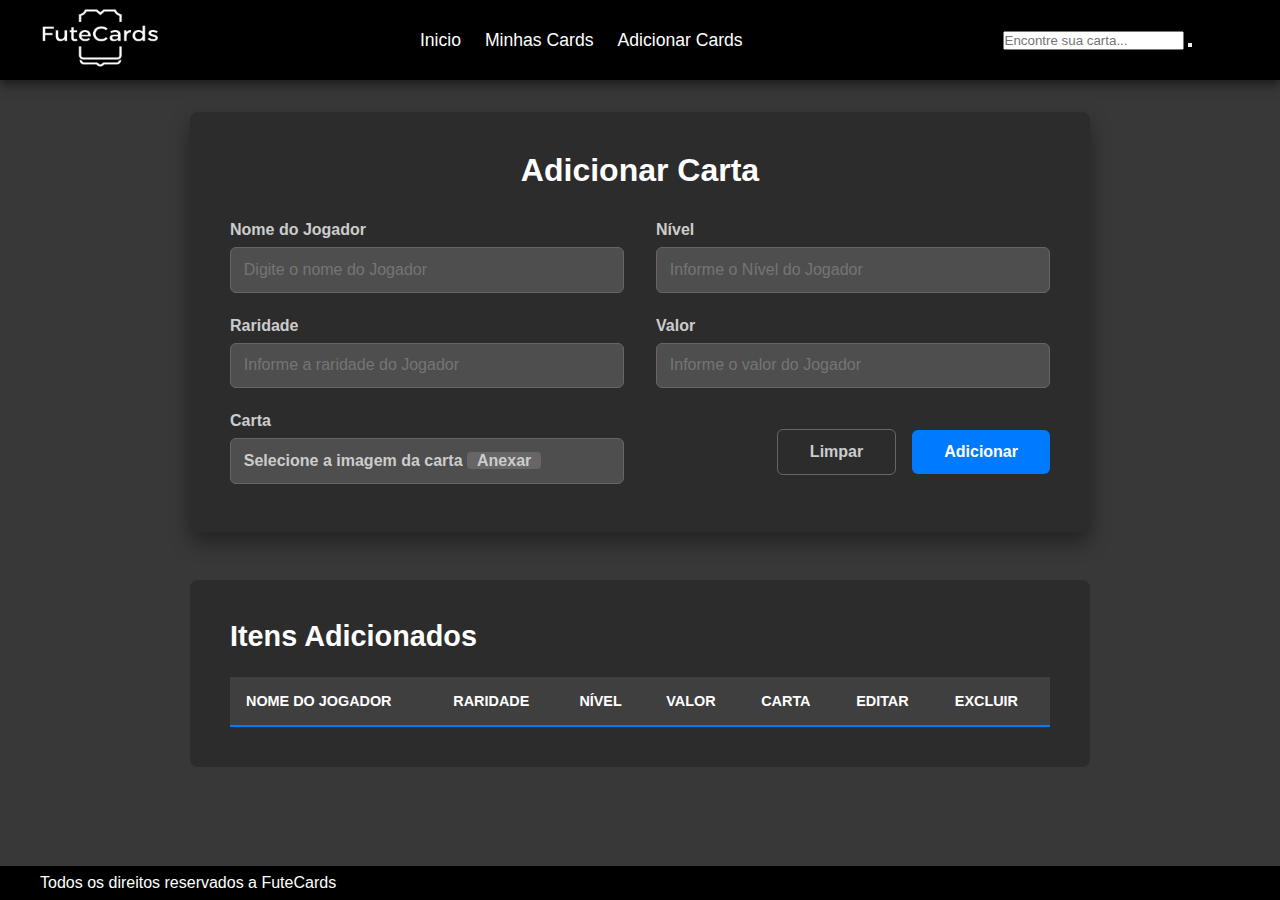
<file: adicionarProduto.html>
<!DOCTYPE html>
<html lang="pt-br">
  <head>
    <meta charset="UTF-8" />
    <meta name="viewport" content="width=device-width, initial-scale=1.0" />
    <link href="styles/adicionarProduto.css" rel="stylesheet" />
    <link
      rel="stylesheet"
      href="https://cdnjs.cloudflare.com/ajax/libs/font-awesome/6.5.2/css/all.min.css"
      integrity="sha512-SnH5WK+bZxgPHs44uWIX+LLJAJ9/2PkPKZ5QiAj6Ta86w+fsb2TkcmfRyVX3pBnMFcV7oQPJkl9QevSCWr3W6A=="
      crossorigin="anonymous"
      referrerpolicy="no-referrer"
    />
    <title>Adicionar Carta</title>
  </head>
  <body>
    <header>
    <div class="navbar">
        <div class="header-inner-content">
            <a href="index.html"><img src="images/design/logoPretoBrancoSemFundo.png" width="120" height="60" alt="Logo"></a>
            <nav>
                <ul>
                    <li><a href="index.html">Inicio</a></li>
                    <li><a href="minhasCartas.html">Minhas Cards</a></li>
                    <li><a href="adicionarProduto.html">Adicionar Cards</a></li>
                </ul>
            </nav>
            <div class="nav-icon-container">
                <div class="search-box">
                    <input type="text" class="search-text" placeholder="Encontre sua carta...">
                    <button class="search-button">
                        <i class="fa-solid fa-magnifying-glass"></i>
                    </button>
                </div>
                <a href="meuCarrinho.html"> <i class="fa-solid fa-cart-shopping"></i></a>
                <a href="login.html"> <i class="fa-regular fa-circle-user"></i></a>
            </div>
        </div>
    </div>
</header>

    <main>
      <div class="add-product-container">
        <h1>Adicionar Carta</h1>

        <form class="add-product-form">
          <div class="form-field">
            <label for="player-name">Nome do Jogador</label>
            <input type="text" id="player-name" placeholder="Digite o nome do Jogador" />
          </div>

          <div class="form-field">
            <label for="player-level">Nível</label>
            <input type="text" id="player-level" placeholder="Informe o Nível do Jogador" />
          </div>

          <div class="form-field">
            <label for="player-rarity">Raridade</label>
            <input type="text" id="player-rarity" placeholder="Informe a raridade do Jogador"/>
          </div>

          <div class="form-field">
            <label for="player-value">Valor</label>
            <input type="text" id="player-value" placeholder="Informe o valor do Jogador" />
          </div>

          <div class="form-field">
            <label for="player-card">Carta</label>
            <label for="upload-anexo" class="upload-label">
            <span class="upload-text">Selecione a imagem da carta</span>
              <input type="file" id="upload-anexo" />
            </label>
          </div>

          <div class="form-buttons">
            <button type="button" class="btn btn-secondary">Limpar</button>
            <button id="criarItem" type="submit" class="btn btn-primary">Adicionar</button>
          </div>
        </form>
      </div>

</form> 
<div class="items-list-container">
    <h2 class="list-title">Itens Adicionados</h2>
    <table class="items-table">
        <thead>
            <tr>
                <th>Nome do Jogador</th>
                <th>Raridade</th>
                <th>Nível</th>
                <th>Valor</th>
                <th>Carta</th>
                <th>Editar</th>
                <th>Excluir</th>
            </tr>
        </thead>
        <tbody>
          
        </tbody>
    </table>
</div>

</div>

</main>

    <footer>
      <div class="footer-inner-content">
        <span>Todos os direitos reservados a FuteCards</span>
        <div class="social-links">
          <i class="fa-brands fa-instagram"></i>
          <i class="fa-brands fa-facebook"></i>
          <i class="fa-brands fa-x-twitter"></i>
        </div>
      </div>
    </footer>
  </body>
</html>
</file>
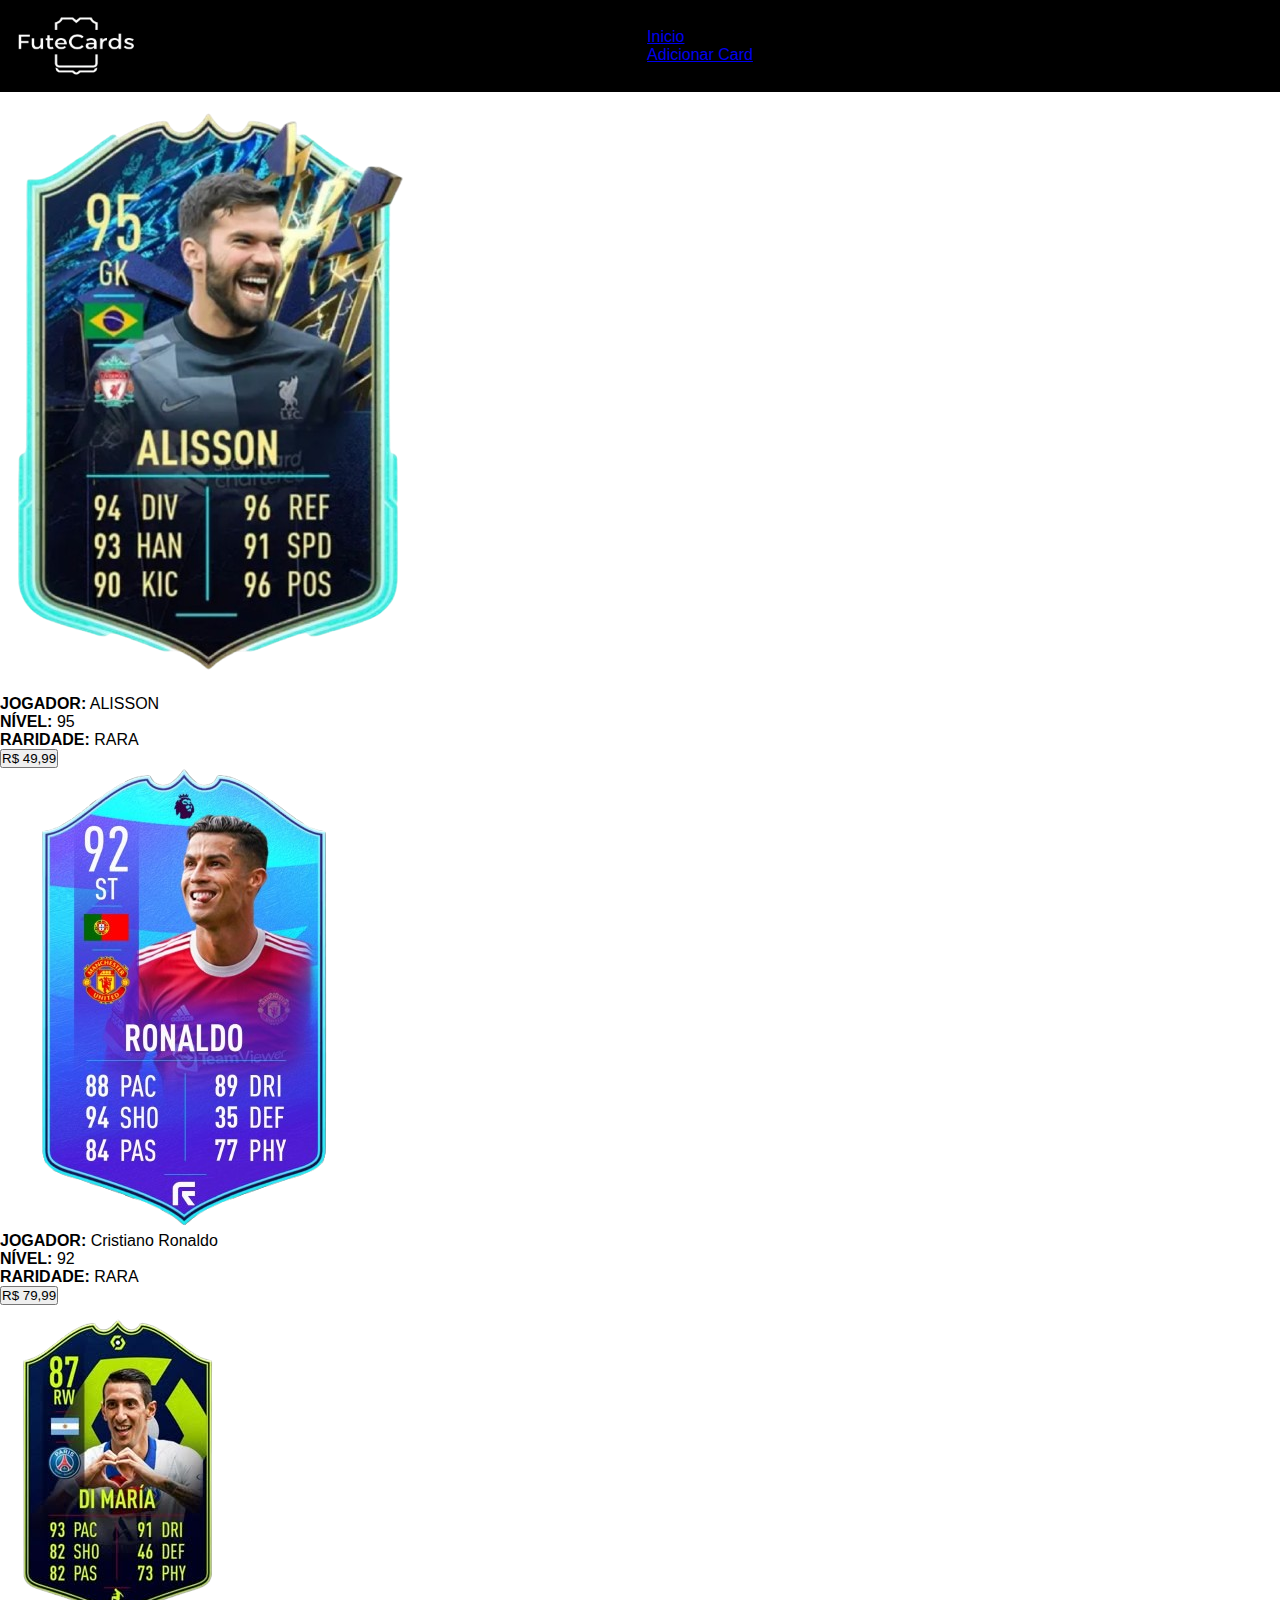
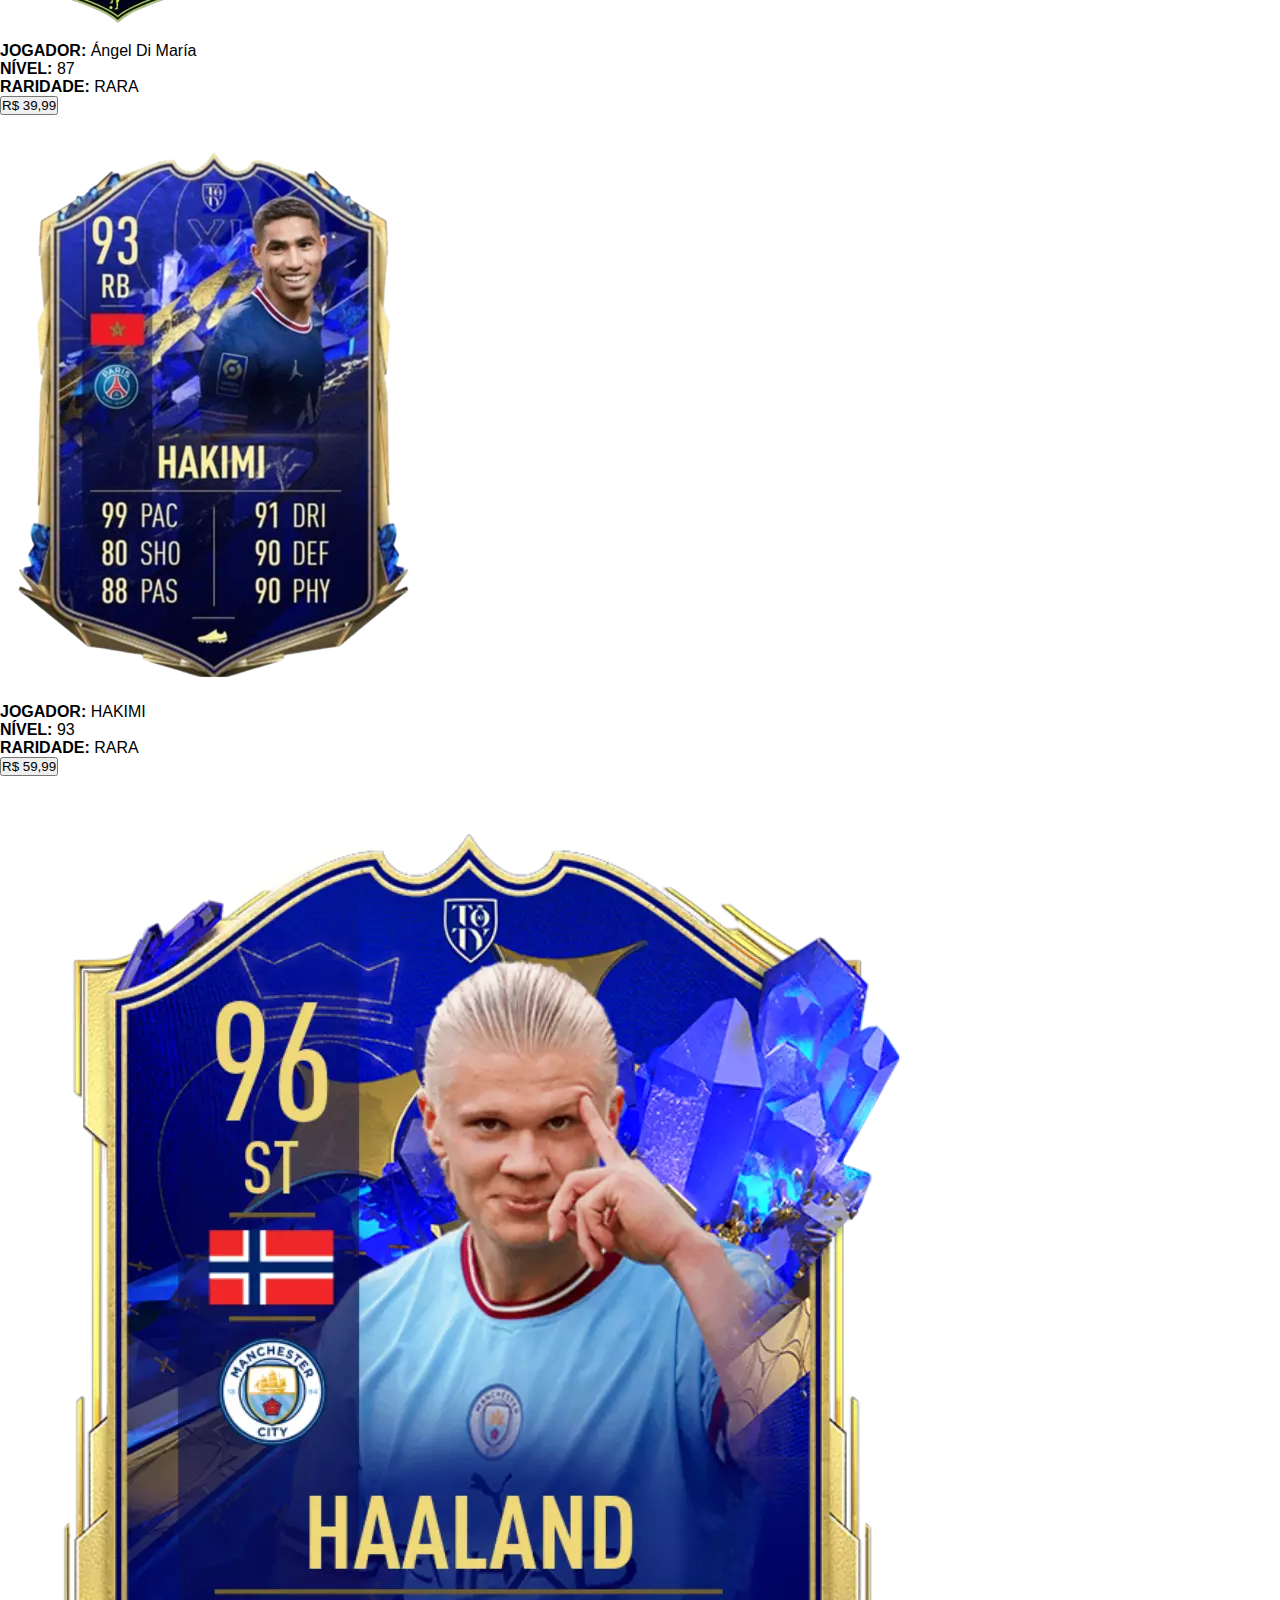
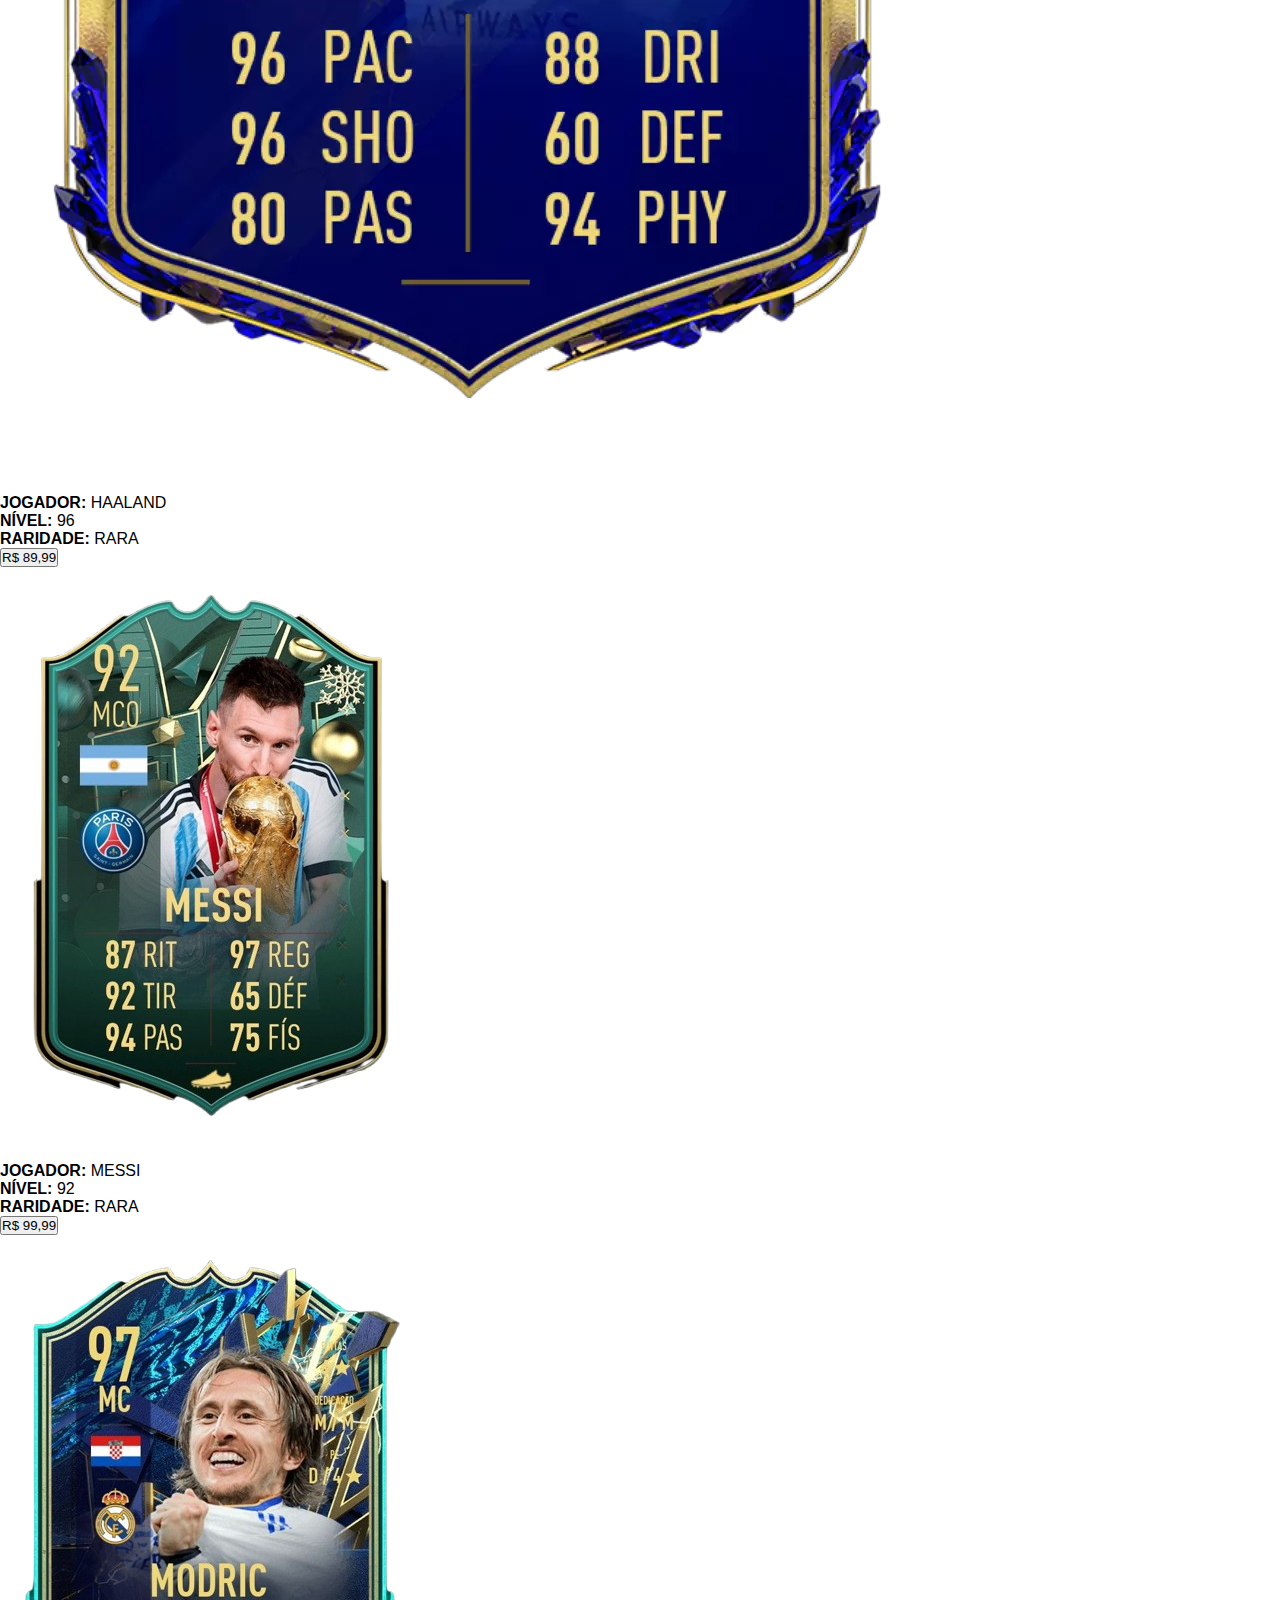
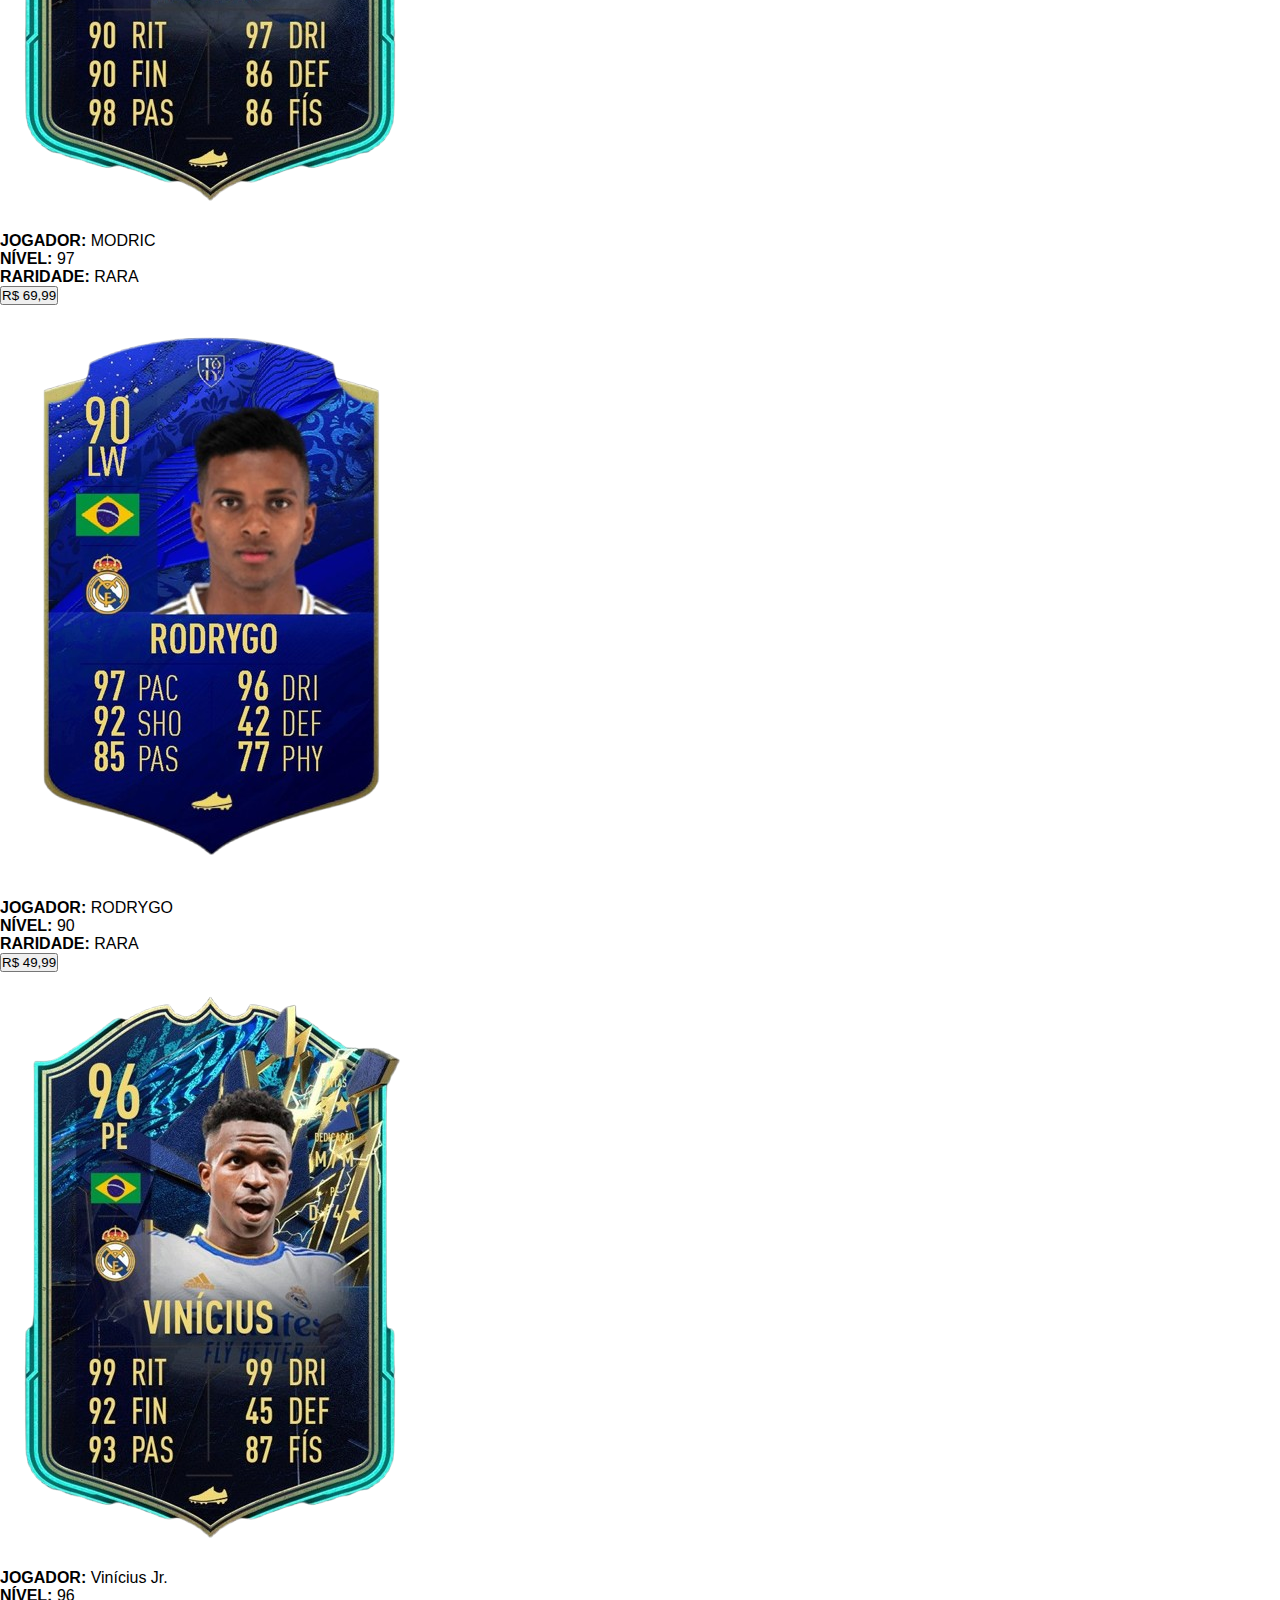
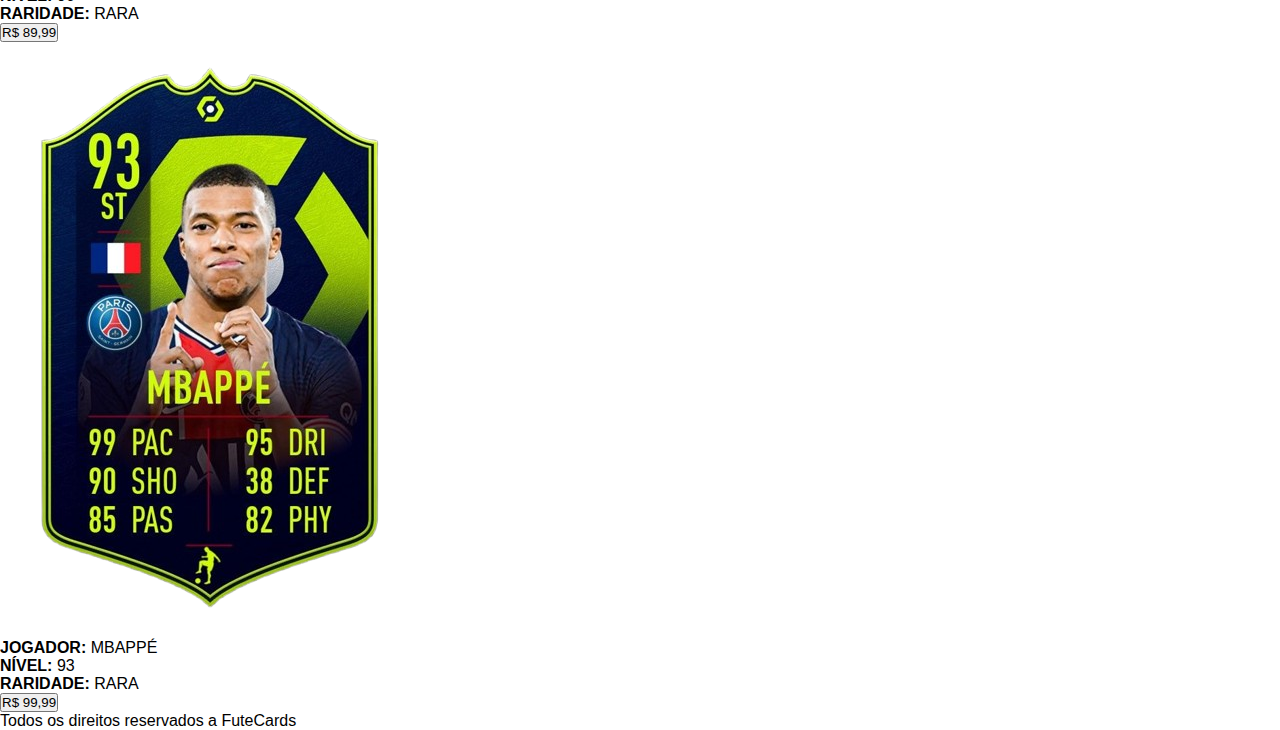
<file: admin.html>
<!DOCTYPE html>
<html lang="pt-br">
<head>
    <meta charset="UTF-8">
    <meta name="viewport" content="width=device-width, initial-scale=1.0">
    <link rel="stylesheet" href="https://cdnjs.cloudflare.com/ajax/libs/font-awesome/6.5.2/css/all.min.css" integrity="sha512-SnH5WK+bZxgPHs44uWIX+LLJAJ9/2PkPKZ5QiAj6Ta86w+fsb2TkcmfRyVX3pBnMFcV7oQPJkl9QevSCWr3W6A==" crossorigin="anonymous" referrerpolicy="no-referrer" />
    <link rel="stylesheet" href="styles/globals.css"> 
    <title>FuteCards</title>
</head>
<body>
    <header>
    <div class="navbar">
        <div class="header-inner-content">
            <img src="images/design/logoPretoBrancoSemFundo.png" width="120" height="60" alt="Logo">
            <nav>
                <ul>
                    <li><a href="index.html">Inicio</a></li>
                    <li><a href="#">Adicionar Card</a></li>
                </ul>
            </nav>
            <div class="nav-icon-container">
                <i class="fa-solid fa-magnifying-glass"></i>
                <i class="fa-solid fa-cart-shopping"></i>
                <i class="fa-regular fa-circle-user"></i>
            </div>
        </div>
    </div>
</header>

<main>
    <div class="catalog">
        <div class="catalog-header">
            <i class="fa-solid fa-bards-staggered"></i>
        </div>

        <div class="card-grid">
            <div class="card-container">
                <img class="card-image" src="images/cards/cardAlisson.png" alt="Card Alisson">
                <div class="card-info">
                    <p><strong>JOGADOR:</strong> ALISSON</p>
                    <p><strong>NÍVEL:</strong> 95</p>
                    <p><strong>RARIDADE:</strong> RARA</p>
                    <button class="buy-button">R$ 49,99</button>
                </div>
            </div>
        
            <div class="card-container">
                <img class="card-image" src="images/cards/cardCR7.png" alt="Card CR7">
                <div class="card-info">
                    <p><strong>JOGADOR:</strong> Cristiano Ronaldo</p>
                    <p><strong>NÍVEL:</strong> 92</p>
                    <p><strong>RARIDADE:</strong> RARA</p>
                    <button class="buy-button">R$ 79,99</button>
                </div>
            </div>
        
            <div class="card-container">
                <img class="card-image" src="images/cards/cardDimaria.png" alt="Card DiMaria">
                <div class="card-info">
                    <p><strong>JOGADOR:</strong> Ángel Di María</p>
                    <p><strong>NÍVEL:</strong> 87</p>
                    <p><strong>RARIDADE:</strong> RARA</p>
                    <button class="buy-button">R$ 39,99</button>
                </div>
            </div>
        
            <div class="card-container">
                <img class="card-image" src="images/cards/cardHakimi.png" alt="Card Hakimi">
                <div class="card-info">
                    <p><strong>JOGADOR:</strong> HAKIMI</p>
                    <p><strong>NÍVEL:</strong> 93</p>
                    <p><strong>RARIDADE:</strong> RARA</p>
                    <button class="buy-button">R$ 59,99</button>
                </div>
            </div>
        
            <div class="card-container">
                <img class="card-image" src="images/cards/cardHaland.png" alt="Card Haland">
                <div class="card-info">
                    <p><strong>JOGADOR:</strong> HAALAND</p>
                    <p><strong>NÍVEL:</strong> 96</p>
                    <p><strong>RARIDADE:</strong> RARA</p>
                    <button class="buy-button">R$ 89,99</button>
                </div>
            </div>
        
            <div class="card-container">
                <img class="card-image" src="images/cards/cardMessi.png" alt="Card Messi">
                <div class="card-info">
                    <p><strong>JOGADOR:</strong> MESSI</p>
                    <p><strong>NÍVEL:</strong> 92</p>
                    <p><strong>RARIDADE:</strong> RARA</p>
                    <button class="buy-button">R$ 99,99</button>
                </div>
            </div>
        
            <div class="card-container">
                <img class="card-image" src="images/cards/cardModric.png" alt="Card Modric">
                <div class="card-info">
                    <p><strong>JOGADOR:</strong> MODRIC</p>
                    <p><strong>NÍVEL:</strong> 97</p>
                    <p><strong>RARIDADE:</strong> RARA</p>
                    <button class="buy-button">R$ 69,99</button>
                </div>
            </div>
        
            <div class="card-container">
                <img class="card-image" src="images/cards/cardRodrygo.png" alt="Card Rodrygo">
                <div class="card-info">
                    <p><strong>JOGADOR:</strong> RODRYGO</p>
                    <p><strong>NÍVEL:</strong> 90</p>
                    <p><strong>RARIDADE:</strong> RARA</p>
                    <button class="buy-button">R$ 49,99</button>
                </div>
            </div>
        
            <div class="card-container">
                <img class="card-image" src="images/cards/cardViniJR.png" alt="Card ViniJr">
                <div class="card-info">
                    <p><strong>JOGADOR:</strong> Vinícius Jr.</p>
                    <p><strong>NÍVEL:</strong> 96</p>
                    <p><strong>RARIDADE:</strong> RARA</p>
                    <button class="buy-button">R$ 89,99</button>
                </div>
            </div>
        
            <div class="card-container">
                <img class="card-image" src="images/cards/cardMbappe.png" alt="Card Mbappe">
                <div class="card-info">
                    <p><strong>JOGADOR:</strong> MBAPPÉ</p>
                    <p><strong>NÍVEL:</strong> 93</p>
                    <p><strong>RARIDADE:</strong> RARA</p>
                    <button class="buy-button">R$ 99,99</button>
                </div>
            </div>

</main>

<footer>
    <div class="footer-inner-content">
        <span>Todos os direitos reservados a FuteCards</span>
        <div class="social-links">
            <i class="fa-brands fa-instagram"></i>
            <i class="fa-brands fa-facebook"></i>
            <i class="fa-brands fa-x-twitter"></i>
        </div>
    </div>
</footer>

</body>
</html>
</file>
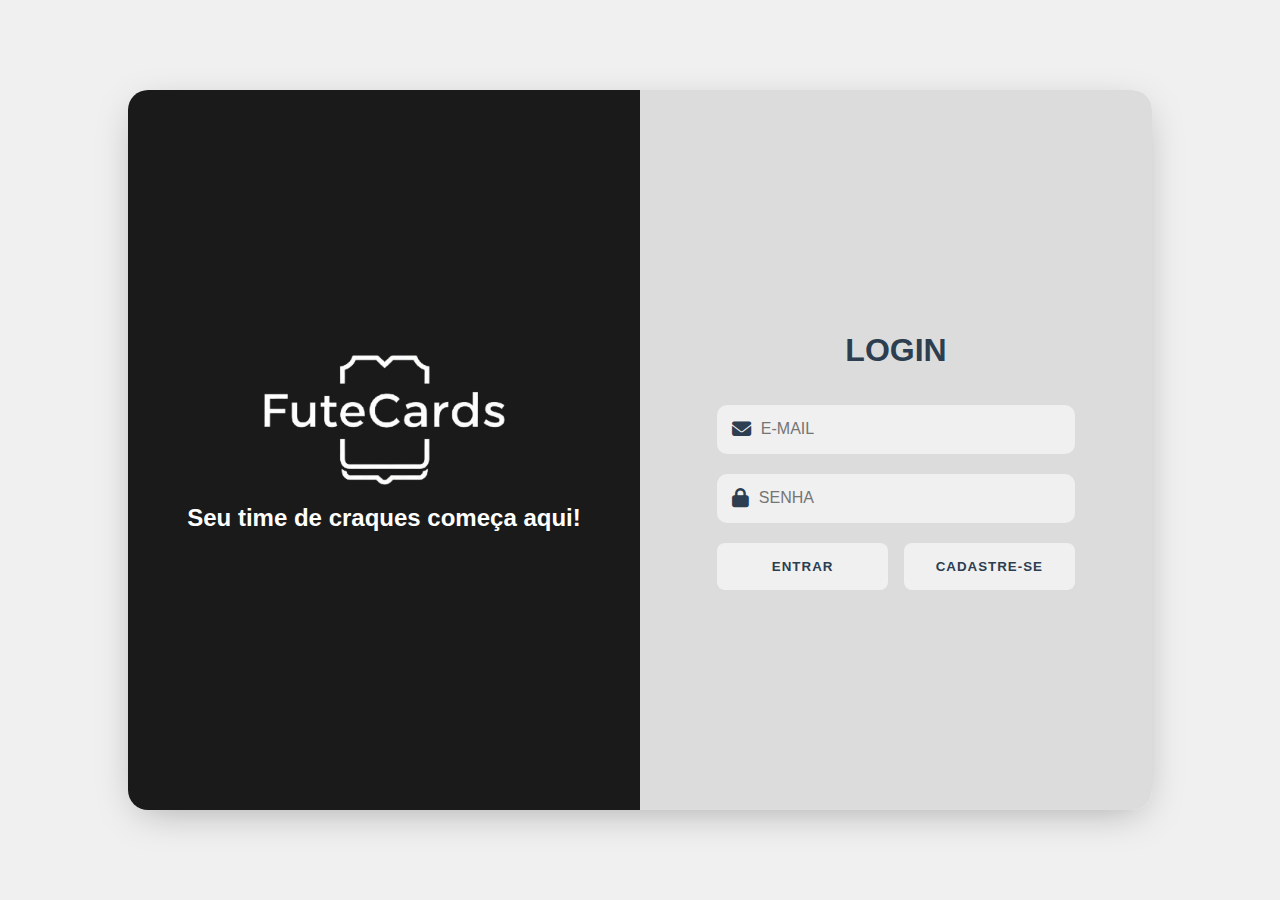
<file: login.html>
<!DOCTYPE html>
<html lang="pt-br">
<head>
    <meta charset="UTF-8">
    <meta name="viewport" content="width=device-width, initial-scale=1.0">
    <title>Login - FuteCards</title>
    <link rel="stylesheet" href="styles/login.css">
    <link rel="stylesheet" href="https://cdnjs.cloudflare.com/ajax/libs/font-awesome/6.5.2/css/all.min.css">
</head>
<body>
    <div class="main-login">
        <div class="left-login">
            <img src="images/design/logoPretoBrancoSemFundo.png" class="left-login-image" alt="Logo FuteCards">
            <h1>Seu time de craques começa aqui!</h1>
        </div>

        <div class="right-login">
            <div class="card-login">
                <h1>LOGIN</h1>
                <div class="textfield">
                    <i class="fa-solid fa-envelope"></i>
                    <input type="email" name="email" placeholder="E-MAIL">
                </div>
                <div class="textfield">
                    <i class="fa-solid fa-lock"></i>
                    <input type="password" name="senha" placeholder="SENHA">
                </div>
                <div class="btn-container">
                    <button class="btn-login">Entrar</button>
                    <button class="btn-register">Cadastre-se</button>
                </div>
            </div>
        </div>



</body>
</html>
</file>
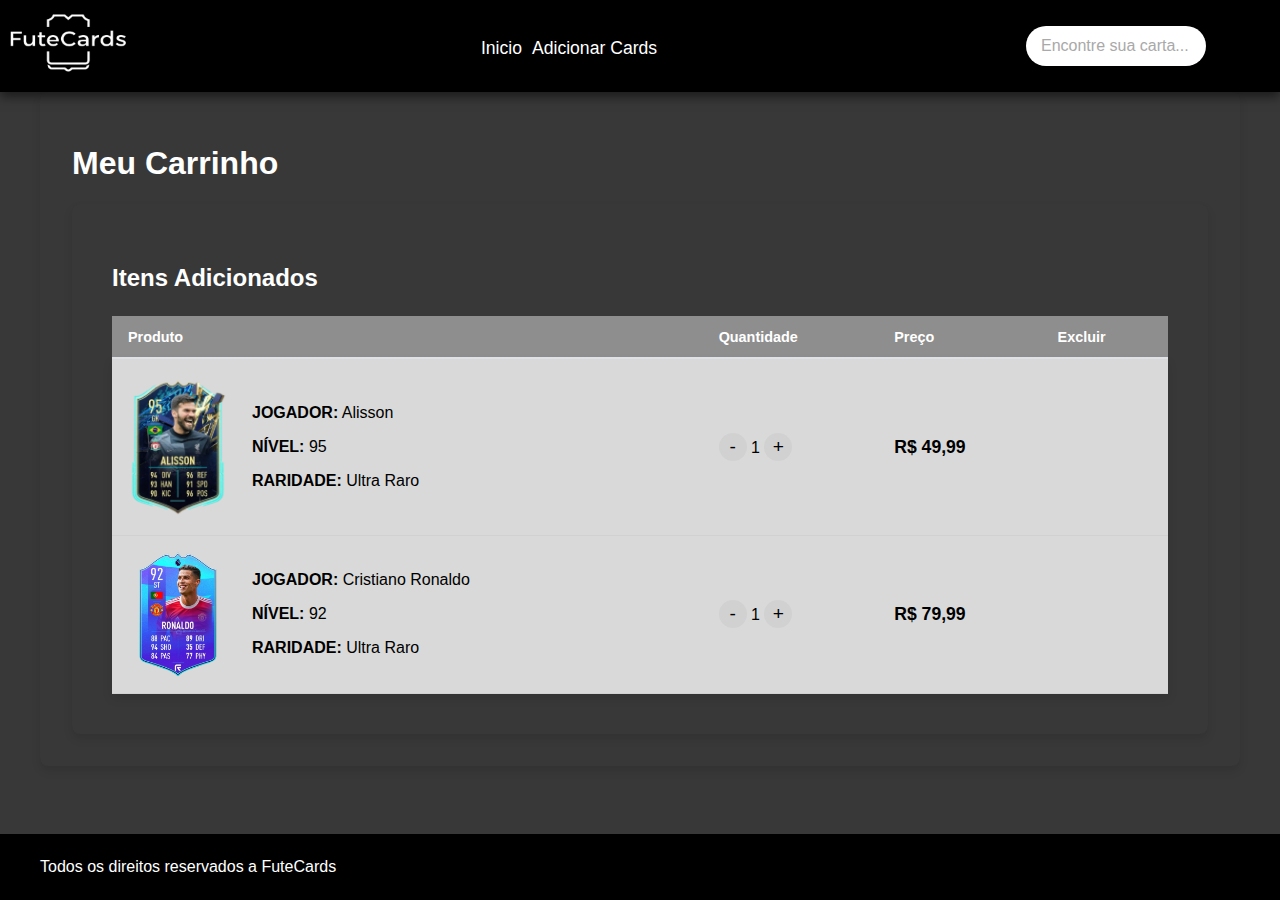
<file: meuCarrinho.html>
<!DOCTYPE html>
<html lang="en">
<head>
    <meta charset="UTF-8">
    <meta name="viewport" content="width=device-width, initial-scale=1.0">
    <link href="styles/meuCarrinho.css" rel="stylesheet" />
    <link
      rel="stylesheet"
      href="https://cdnjs.cloudflare.com/ajax/libs/font-awesome/6.5.2/css/all.min.css"
      integrity="sha512-SnH5WK+bZxgPHs44uWIX+LLJAJ9/2PkPKZ5QiAj6Ta86w+fsb2TkcmfRyVX3pBnMFcV7oQPJkl9QevSCWr3W6A=="
      crossorigin="anonymous"
      referrerpolicy="no-referrer"
    />
    <title>Meu Carrinho</title>
</head>
<body>
    <header>
    <div class="navbar">
        <div class="header-inner-content">
            <a href="index.html"><img src="images/design/logoPretoBrancoSemFundo.png" width="120" height="60" alt="Logo"></a>
            <nav>
                <ul>
                    <li><a href="index.html">Inicio</a></li>
                    <li><a href="adicionarProduto.html">Adicionar Cards</a></li>
                </ul>
            </nav>
            <div class="nav-icon-container">
                <div class="search-box">
                    <input type="text" class="search-text" placeholder="Encontre sua carta...">
                    <button class="search-button">
                        <i class="fa-solid fa-magnifying-glass"></i>
                    </button>
                </div>
                <a href="meuCarrinho.html"> <i class="fa-solid fa-cart-shopping"></i></a>
                <a href="login.html"> <i class="fa-regular fa-circle-user"></i></a>
            </div>
        </div>
    </div>
</header>
      <main>
        <div class="add-product-container">
          <h1>Meu Carrinho</h1>
  <div class="items-list-container">
      <h2 class="list-title">Itens Adicionados</h2>
      <table class="items-table">
          <thead>
              <tr>
                  <th>Produto</th>
                  <th>Quantidade</th>
                  <th>Preço</th>
                  <th>Excluir</th>
              </tr>
          </thead>
          <tbody>
            <tr class="card-item">
              <td class="product-sell">
              <img src="images/cards/cardAlisson.png" alt="Card Alisson">
              <div class="product-info">
                <p><strong>JOGADOR:</strong> Alisson</p>
                <p><strong>NÍVEL:</strong> 95</p>
                <p><strong>RARIDADE:</strong> Ultra Raro</p>
              </div>
              </td>
              <td>
                <div class="quantitty-items">
                  <button class="quantity-btn">-</button>
                  <span>1</span>
                  <button class="quantity-btn">+</button>
                </div>
              </td>
              <td class="price-sell">R$ 49,99</td>
              <td>
                <i class="fa-solid fa-trash-can delete-icon"></i>
              </td>
            </tr>

                        <tr class="card-item">
              <td class="product-sell">
              <img src="images/cards/cardCR7.png" alt="Card Alisson">
              <div class="product-info">
                <p><strong>JOGADOR:</strong> Cristiano Ronaldo</p>
                <p><strong>NÍVEL:</strong> 92</p>
                <p><strong>RARIDADE:</strong> Ultra Raro</p>
              </div>
              </td>
              <td>
                <div class="quantitty-items">
                  <button class="quantity-btn">-</button>
                  <span>1</span>
                  <button class="quantity-btn">+</button>
                </div>
              </td>
              <td class="price-sell">R$ 79,99</td>
              <td>
                <i class="fa-solid fa-trash-can delete-icon"></i>
              </td>
            </tr>
          </tbody>
      </table>
  </div>
  </div>
  
  </main>

      <footer>
        <div class="footer-inner-content">
          <span>Todos os direitos reservados a FuteCards</span>
          <div class="social-links">
            <i class="fa-brands fa-instagram"></i>
            <i class="fa-brands fa-facebook"></i>
            <i class="fa-brands fa-x-twitter"></i>
          </div>
        </div>
      </footer>



</body>
</html>
</file>
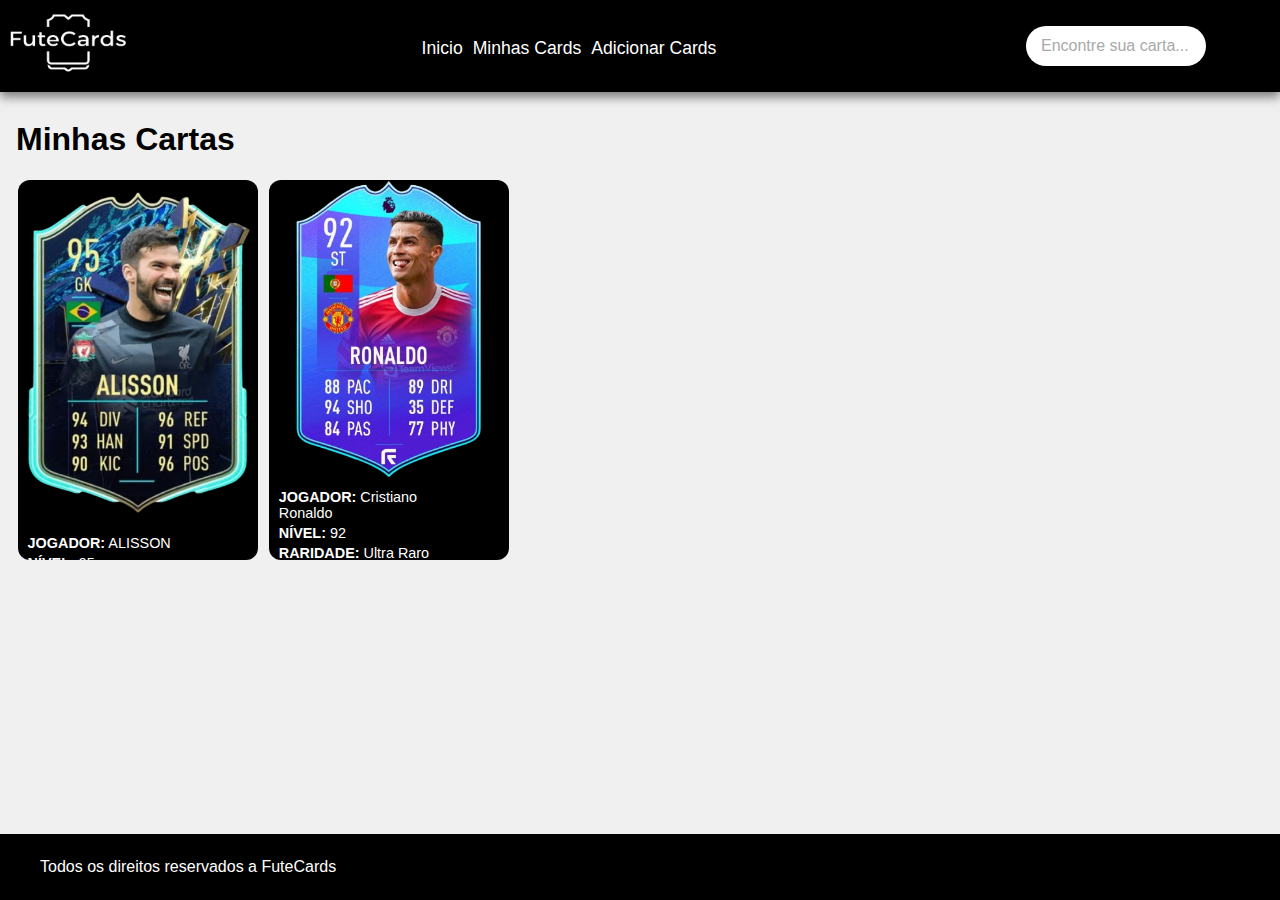
<file: minhasCartas.html>
<!DOCTYPE html>
<html lang="pt-br">
<head>
    <meta charset="UTF-8">
    <meta name="viewport" content="width=device-width, initial-scale=1.0">
    <link rel="stylesheet" href="https://cdnjs.cloudflare.com/ajax/libs/font-awesome/6.5.2/css/all.min.css" integrity="sha512-SnH5WK+bZxgPHs44uWIX+LLJAJ9/2PkPKZ5QiAj6Ta86w+fsb2TkcmfRyVX3pBnMFcV7oQPJkl9QevSCWr3W6A==" crossorigin="anonymous" referrerpolicy="no-referrer" />
    <link rel="stylesheet" href="styles/index.css"> 
    <title>Minhas Cartas</title>
</head>
<body>
    <header>
    <div class="navbar">
        <div class="header-inner-content">
            <a href="index.html"><img src="images/design/logoPretoBrancoSemFundo.png" width="120" height="60" alt="Logo"></a>
            <nav>
                <ul>
                    <li><a href="index.html">Inicio</a></li>
                    <li><a href="minhasCartas.html">Minhas Cards</a></li>
                    <li><a href="adicionarProduto.html">Adicionar Cards</a></li>
                </ul>
            </nav>
            <div class="nav-icon-container">
                <div class="search-box">
                    <input type="text" class="search-text" placeholder="Encontre sua carta...">
                    <button class="search-button">
                        <i class="fa-solid fa-magnifying-glass"></i>
                    </button>
                </div>
                <a href="meuCarrinho.html"> <i class="fa-solid fa-cart-shopping"></i></a>
                <a href="login.html"> <i class="fa-regular fa-circle-user"></i></a>
            </div>
        </div>
    </div>
</header>
<main>
    <div class="catalog">
        <div class="catalog-header">
            <i class="fa-solid fa-bards-staggered"></i>
        </div>
        <div class="catalog-title">
            <h1>Minhas Cartas</h1>


        <div class="card-grid">
            <div class="card-container">
                <img class="card-image" src="images/cards/cardAlisson.png" alt="Card Alisson">
                <div class="card-info">
                    <p><strong>JOGADOR:</strong> ALISSON</p>
                    <p><strong>NÍVEL:</strong> 95</p>
                    <p><strong>RARIDADE:</strong> Ultra Raro</p>
                </div>
            </div>
        
            <div class="card-container">
                <img class="card-image" src="images/cards/cardCR7.png" alt="Card CR7">
                <div class="card-info">
                    <p><strong>JOGADOR:</strong> Cristiano Ronaldo</p>
                    <p><strong>NÍVEL:</strong> 92</p>
                    <p><strong>RARIDADE:</strong> Ultra Raro</p>
                </div>
            </div>
        </div>

</main>

<footer>
    <div class="footer-inner-content">
        <span>Todos os direitos reservados a FuteCards</span>
        <div class="social-links">
            <i class="fa-brands fa-instagram"></i>
            <i class="fa-brands fa-facebook"></i>
            <i class="fa-brands fa-x-twitter"></i>
        </div>
    </div>
</footer>

</body>
</html>
</file>
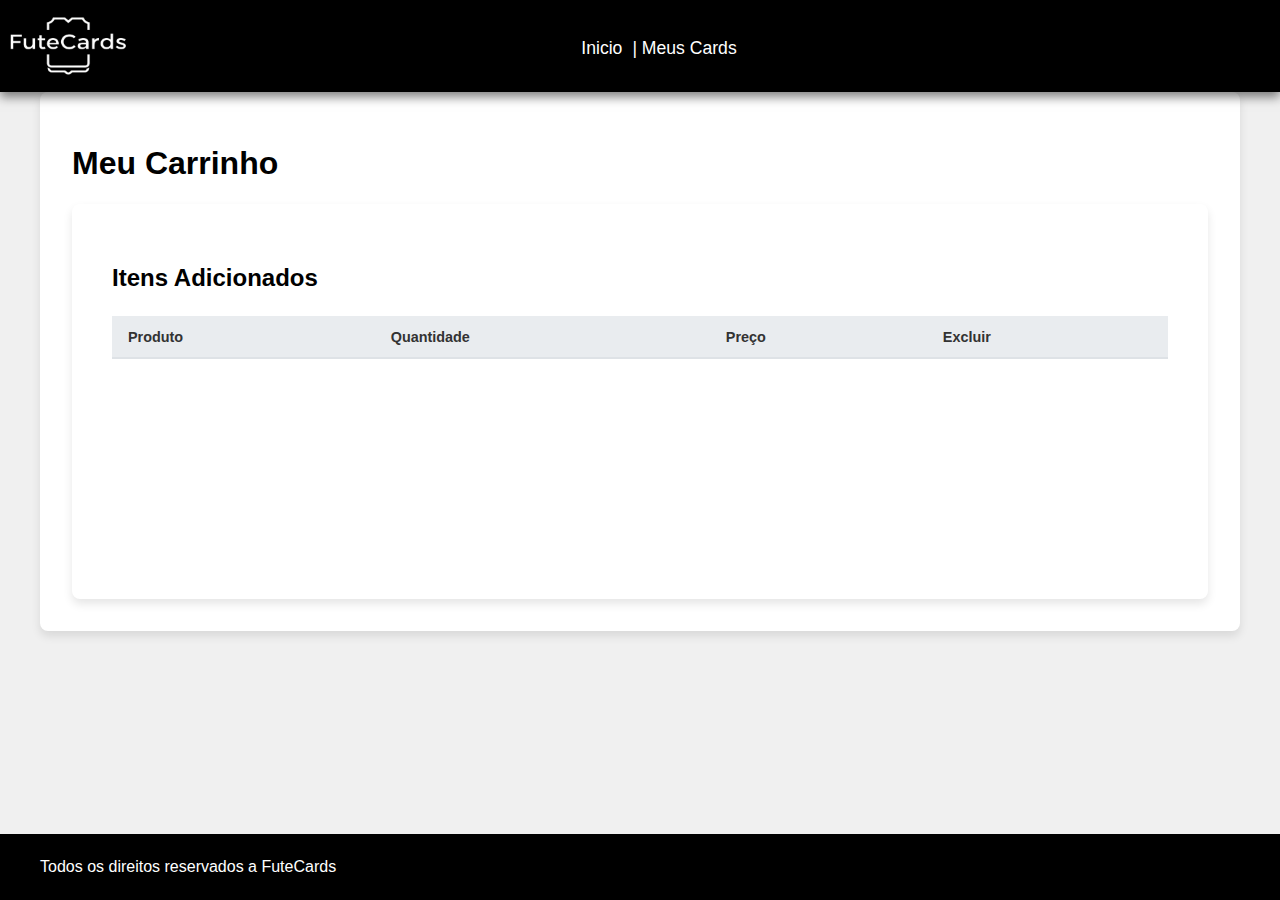
<file: myCart.html>
<!DOCTYPE html>
<html lang="en">
<head>
    <meta charset="UTF-8">
    <meta name="viewport" content="width=device-width, initial-scale=1.0">
    <link href="styles/myCart.css" rel="stylesheet" />
    <link
      rel="stylesheet"
      href="https://cdnjs.cloudflare.com/ajax/libs/font-awesome/6.5.2/css/all.min.css"
      integrity="sha512-SnH5WK+bZxgPHs44uWIX+LLJAJ9/2PkPKZ5QiAj6Ta86w+fsb2TkcmfRyVX3pBnMFcV7oQPJkl9QevSCWr3W6A=="
      crossorigin="anonymous"
      referrerpolicy="no-referrer"
    />
    <title>Meu Carrinho</title>
</head>
<body>
    <header>
        <div class="navbar">
          <div class="header-inner-content">
            <img
              src="images/design/logoPretoBrancoSemFundo.png"
              width="120"
              height="60"
              alt="Logo"
            />
            <nav>
              <ul>
                <li><a href="index.html">Inicio</a></li>
                <li><a href="#">| Meus Cards</a></li>
              </ul>
            </nav>
            <div class="nav-icon-container">
              <i class="fa-solid fa-magnifying-glass"></i>
              <i class="fa-solid fa-cart-shopping"></i>
              <i class="fa-regular fa-circle-user"></i>
            </div>
          </div>
        </div>
      </header>

      <main>
        <div class="add-product-container">
          <h1>Meu Carrinho</h1>
  <div class="items-list-container">
      <h2 class="list-title">Itens Adicionados</h2>
      <table class="items-table">
          <thead>
              <tr>
                  <th>Produto</th>
                  <th>Quantidade</th>
                  <th>Preço</th>
                  <th>Excluir</th>
              </tr>
          </thead>
          <tbody>
          </tbody>
      </table>
  </div>
  </div>
  
  </main>

      <footer>
        <div class="footer-inner-content">
          <span>Todos os direitos reservados a FuteCards</span>
          <div class="social-links">
            <i class="fa-brands fa-instagram"></i>
            <i class="fa-brands fa-facebook"></i>
            <i class="fa-brands fa-x-twitter"></i>
          </div>
        </div>
      </footer>



</body>
</html>
</file>
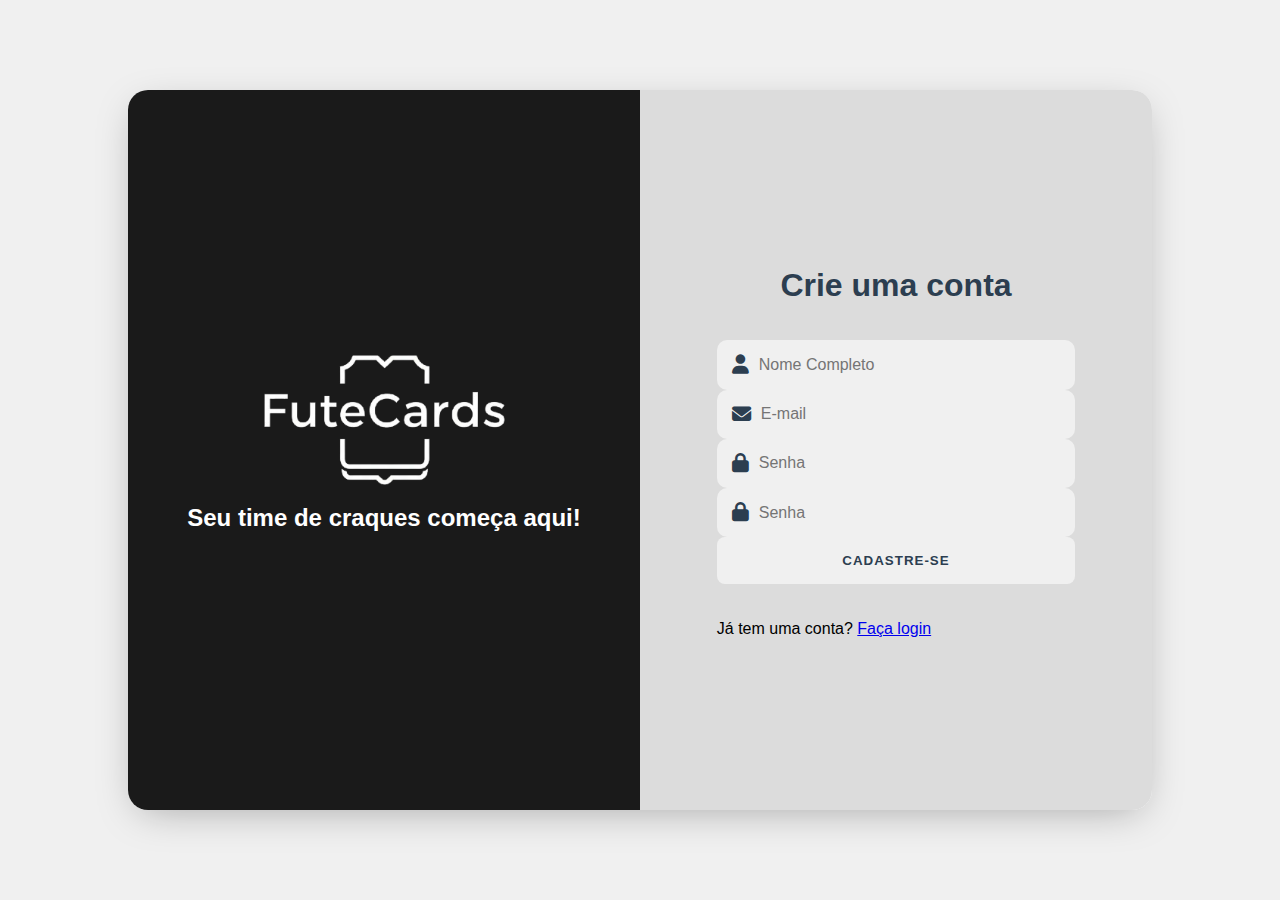
<file: register.html>
<!DOCTYPE html>
<html lang="pt-br">
<head>
    <meta charset="UTF-8">
    <meta name="viewport" content="width=device-width, initial-scale=1.0">
    <title>Login - FuteCards</title>
    <link rel="stylesheet" href="styles/login.css">
    <link rel="stylesheet" href="https://cdnjs.cloudflare.com/ajax/libs/font-awesome/6.5.2/css/all.min.css">
</head>
<body>
    <div class="main-login">
        <div class="left-login">
            <img src="images/design/logoPretoBrancoSemFundo.png" class="left-login-image" alt="Logo FuteCards">
            <h1>Seu time de craques começa aqui!</h1>
        </div>

        <div class="right-login">
            <div class="card-login">
                <h1>Crie uma conta</h1>
                <form method="POST" class="validate-form" id="register-form">
                <div class="textfield">
                    <i class="fa-solid fa-user"></i>
                    <input type="name" name="name" placeholder="Nome Completo" required>
                </div>

                <div class="textfield">
                    <i class="fa-solid fa-envelope"></i>
                    <input type="email" name="email" placeholder="E-mail" required>
                </div>
                <div class="textfield">
                    <i class="fa-solid fa-lock"></i>
                    <input type="password" name="password" placeholder="Senha" required>
                </div>
                <div class="textfield">
                    <i class="fa-solid fa-lock"></i>
                    <input type="confirm_password" name="confirm_password" placeholder="Senha" required>
                </div>
                <div class="btn-container">
                    <button class="btn-register">Cadastre-se</button>
                </div>
                </form>

                <div class="login-link">
                    <p>Já tem uma conta? <a href="login.html">Faça login</a></p>
                </div>

            </div>
        </div>
        <script src="script.js"></script>
</body>
</html>
</file>
<file: styles/adicionarProduto.css>
* {
    box-sizing: border-box;
    margin: 0;
    padding: 0;
}

body {
    min-height: 100vh;
    display: flex;
    flex-direction: column;
    font-family: Arial, Helvetica, sans-serif;
    background-color: #383838;
    color: #f0f0f0;
}

main {
    flex-grow: 1;
}


.navbar, footer {
    background-color: black;
    color: white;
    padding: 0.5rem 1rem;
}
.navbar {
    position: sticky;
    top: 0;
    box-shadow: 0px 5px 10px rgba(0, 0, 0, 0.5);
    z-index: 10;
}
.header-inner-content, .footer-inner-content {
    display: flex;
    justify-content: space-between;
    align-items: center;
    max-width: 1200px;
    margin: 0 auto;
}
nav ul {
    display: flex;
    gap: 1.5rem;
    list-style: none;
}
nav a, .nav-icon-container a {
    color: white;
    text-decoration: none;
    font-size: 1.1rem;
    transition: color 0.3s;
}
nav a:hover, .nav-icon-container a:hover {
    color: #007bff;
}
.nav-icon-container {
    display: flex;
    align-items: center;
    gap: 1.5rem;
}
footer {
    margin-top: 3rem;
}
.social-links {
    display: flex;
    gap: 1.5rem;
    font-size: 1.3rem;
}


.add-product-container {
    max-width: 900px;
    margin: 2rem auto;
    padding: 2.5rem;
    background-color: #2c2c2c;
    border-radius: 8px;
    box-shadow: 0 10px 20px rgba(0,0,0,0.4);
}

.add-product-container h1 {
    text-align: center;
    margin-bottom: 2rem;
    color: #ffffff;
}

.add-product-form {
    display: grid;
    grid-template-columns: 1fr 1fr;
    gap: 1.5rem 2rem;
}

.form-field label {
    display: block;
    margin-bottom: 0.5rem;
    font-weight: bold;
    color: #ccc;
}


.form-field input[type="text"],
.upload-label {
    width: 100%;
    padding: 0.8rem;
    font-size: 1rem;
    background-color: #4e4e4e;
    color: #f0f0f0;
    border: 1px solid #666;
    border-radius: 6px;
    transition: border-color 0.3s, box-shadow 0.3s;
}

.form-field input[type="text"]:focus,
.upload-label:hover {
    border-color: #007bff;
    box-shadow: 0 0 0 2px rgba(76, 175, 80, 0.3);
    outline: none;
}

.upload-label {
    cursor: pointer;
    display: flex;
    justify-content: space-between;
}

#upload-anexo {
    display: none;
}
.upload-label::after {
    content: 'Anexar';
    background-color: #666;
    padding: 0 10px;
    border-radius: 4px;
}

.form-buttons {
    grid-column: 2 / 3;
    display: flex;
    justify-content: flex-end;
    gap: 1rem;
    align-items: center;
}

.btn {
    padding: 0.8rem 2rem;
    border: none;
    border-radius: 6px;
    font-size: 1rem;
    cursor: pointer;
    font-weight: bold;
    transition: transform 0.2s, opacity 0.3s;
}
.btn:hover {
    transform: scale(1.05);
}


.btn-primary {
    background-color: #007bff;
    color: white;
}
.btn-primary:hover {
    background-color: #007bff;
}


.btn-secondary {
    background-color: transparent;
    color: #ccc;
    border: 1px solid #666;
}
.btn-secondary:hover {
    background-color: #4e4e4e;
    color: #fff;
}


.items-list-container {
    max-width: 900px;
    margin: 3rem auto;
    padding: 2.5rem;
    background-color: #2c2c2c;
    border-radius: 8px;
}

.list-title {
    margin-bottom: 1.5rem;
    font-size: 1.8rem;
    color: white;
}

.items-table {
    width: 100%;
    border-collapse: collapse;
    color: #ccc;
}

.items-table thead th {
    background-color: #3f3f3f;
    padding: 1rem;
    text-align: left;
    font-size: 0.9rem;
    text-transform: uppercase;
    color: white;
    border-bottom: 2px solid #007bff;
}

.items-table tbody tr {
    transition: background-color 0.3s;
}

.items-table tbody tr:hover {
    background-color: #3f3f3f;
}

.items-table td {
    padding: 1rem;
    vertical-align: middle;
    border-bottom: 1px solid #444;
}

.items-table .product-image {
    width: 50px;
    height: 50px;
    object-fit: cover;
    border-radius: 50%; 
}

.items-table .btn-edit,
.items-table .btn-delete {
    background: none;
    border: none;
    cursor: pointer;
    font-size: 1.3rem;
    transition: color 0.3s, transform 0.2s;
}

.items-table .btn-edit { color: #3498db; }
.items-table .btn-delete { color: #e74c3c; }

.items-table .btn-edit:hover,
.items-table .btn-delete:hover {
    transform: scale(1.2);
}
</file>
<file: styles/globals.css>
*{
    box-sizing: border-box;
    padding: 0;
    margin: 0;
}

body {
    font-family: Arial, Helvetica, sans-serif;
}

.header-inner-content {
    max-width: 1300px;
    margin-left: auto;
    margin-right: auto;
}

.navbar{
    background-color: black;
    padding: 1rem;
    position: sticky;
    top: 0;
    box-shadow: 10px, 0px, 10px;
    z-index: 99;
}

.navbar>div{
    display: flex;
    align-items: center;
    justify-content: space-between;
}

.nav ul{
    display: flex;
    list-style: none;
    align-items: center;
}

.nav-icon-container{
    display: flex;
    align-items: center;
}

.nav-icon-container img{
    width: 50px;
    height: 50px;
    cursor: pointer;
}
</file>
<file: styles/login.css>
*{
    box-sizing: border-box;
    padding: 0;
}

html{
    height: 100%;
}

body {
    margin: 0px;
    font-family: Arial, Helvetica, sans-serif;
    background-color: #f0f0f0;
    display: flex;
    justify-content: center;
    align-items: center;
    min-height: 100vh;
}

.main-login {
    width: 80vw;
    height: 80vh;
    background-color: white;
    display: flex;
    border-radius: 20px;
    box-shadow: 0px 10px 40px -12px #00000056;
}

.left-login {
    width: 50%;
    background-color: #1a1a1a;
    color: white;
    border-radius: 20px 0 0 20px;
    display: flex;
    flex-direction: column;
    justify-content: center;
    align-items: center;
    padding: 2rem;
}

.left-login h1 {
    font-size: 1.5rem;
    margin-bottom: 1rem;
}

.left-login-image {
    width: 250px; 
}

.right-login {
    width: 50%;
    background-color: #dcdcdc;
    border-radius: 0 20px 20px 0;
    display: flex;
    justify-content: center;
    align-items: center;
}

.card-login {
    width: 70%;
    display: flex;
    flex-direction: column;
    gap: 20px;
}

.card-login h1 {
    color: #2c3e50;
    text-align: center;
    margin-bottom: 1rem;
}

.textfield {
    display: flex;
    align-items: center;
    background-color: #f0f0f0;
    padding: 15px;
    border-radius: 10px;
    gap: 10px;
}

.textfield i {
    color: #2c3e50;
    font-size: 1.2rem;
}

.textfield input {
    width: 100%;
    border: none;
    background-color: transparent;
    outline: none;
    font-size: 1rem;
}

.btn-container {
    display: flex;
    justify-content: space-between;
    gap: 15px;
}

.btn-container button {
    width: 100%;
    padding: 16px 0px;
    border: none;
    border-radius: 8px;
    outline: none;
    text-transform: uppercase;
    font-weight: 800;
    letter-spacing: 1px;
    cursor: pointer;
    background-color: #f0f0f0;
    color: #2c3e50;
}

.btn-container button:hover {
    background-color: #e0e0e0;
}

footer { 
    background-color: black;
    color: white;
    padding: 1.5rem;
    margin-top: 2rem;
}

.footer-inner-content {
max-width: 1200px;
margin: 0 auto;
display: flex;
justify-content: space-between;
align-items: center;
}

.social-links {
display: flex;
gap: 1.5rem;
font-size: 1.2rem;
}
</file>
<file: styles/meuCarrinho.css>
*{
    box-sizing: border-box;
    padding: 0;
}

html{
    height: 100%;
}

body {
    min-height: 100vh;
    display: flex;
    flex-direction: column;
    font-family: Arial, Helvetica, sans-serif;
    background-color: #383838;
    margin: 0;
}

main {
    flex-grow: 1;
}
.header-inner-content {
    display: flex; 
    justify-content: space-between; 
    align-items: center;
    font-size: 1.5rem;
    color: white;
}

.navbar{
    background-color: black;
    padding: 0.5rem;
    position: sticky;
    top: 0;
    box-shadow: 0px 5px 10px rgba(0, 0, 0, 0.5);
}

nav ul{
    display: flex; 
    gap: 10px;
    list-style: none;
    white-space: nowrap;
}
nav a {
    color: white;
    text-decoration: none; 
    font-size: 1.1rem; 
    cursor: pointer;
}

.nav-icon-container{
    display: flex;
    align-items: center;
    gap: 25px;
    padding: 1rem;
}

.search-box {
    display: flex;
    align-items: center; 
    background-color: #ffffff; 
    height: 40px;
    padding: 0 15px;
    border-radius: 20px;
}

.nav-icon-container a {
    color: white;
    text-decoration: none; 
}


.search-text {
    background: none;
    border: none;
    outline: none;
    color: rgb(0, 0, 0);
    font-size: 1rem;
    width: 150px;
    transition: width 0.4s ease-in-out; 
}

.search-text:focus {
    width: 200px; 
}

.search-text::placeholder {
    color: #a9a9a9;
}


.search-button {
    background: none;
    border: none;
    cursor: pointer;
    padding: 0;
    display: flex;
    align-items: center;
    justify-content: center;
}

.search-btn .fa-magnifying-glass {
    color: white;
    font-size: 1.2rem;
}


.add-product-container {
    max-width: 1200px;
    margin: 0 auto;
    padding: 2rem;
    background-color: #383838;
    box-shadow: 0px 5px 10px rgba(0, 0, 0, 0.1);
    border-radius: 8px;
        color: white;
}


/* Lista de itens */

.items-list-container {
    margin-top: 0.5rem;
    max-width: 1200px;
    margin: 0 auto;
    padding: 2.5rem;
    background-color: #383838;
    box-shadow: 0px 5px 10px rgba(0, 0, 0, 0.1);
    border-radius: 8px;
}

.list-title{
    margin-bottom: 1.5rem;
    font-size: 1.5rem;
    color: white;
}

.items-table {
    width: 100%;
    color: black;
    border-collapse: collapse;
    
}


.items-table thead th{
    background-color: #8E8E8E; 
    padding: 0.8rem 1rem;
    text-align: left; 
    font-size: 0.9rem;
    color: white;
    border-bottom: 2px solid #dee2e6; 
}

.items-table tbody {
    background-color: #D9D9D9;
    box-shadow: 0px 5px 10px rgba(0, 0, 0, 0.1);

}

.items-table td {
    padding: 1rem;
    vertical-align: middle; 
}

.card-item {
    border-bottom: 1px solid #d1d1d1;
}

.product-sell {
    display: flex;
    align-items: center;
    gap: 1.5rem;
}

.product-sell img {
    max-width: 100px;;
}

.product-details p {
    margin: 4px 0;
    font-size: 0.9rem;
    font-weight: bold;
}

.quantity-items {
    display: flex;
    align-items: center;
    gap: 0.8rem;
    font-size: 1.1rem;
    font-weight: bold;
}

.quantity-btn {
    background-color: #d1d1d1;
    border: none;
    border-radius: 50%;
    width: 28px;
    height: 28px;
    font-size: 1.2rem;
    cursor: pointer;
    line-height: 28px;
}

.price-sell {
    font-size: 1.1rem;
    font-weight: bold;
}

.delete-icon {
    font-size: 1.3rem;
    color: #333;
    cursor: pointer;
}

.delete-icon:hover {
    color: red;
}





footer { 
        background-color: black;
        color: white;
        padding: 1.5rem;
        margin-top: 2rem;
}

.footer-inner-content {
    max-width: 1200px;
    margin: 0 auto;
    display: flex;
    justify-content: space-between;
    align-items: center;
}

.social-links {
    display: flex;
    gap: 1.5rem;
    font-size: 1.2rem;
}
</file>
<file: styles/index.css>
*{
    box-sizing: border-box;
    padding: 0;
}

html{
    height: 100%;
}

body {
    min-height: 100vh;
    display: flex;
    flex-direction: column;
    font-family: Arial, Helvetica, sans-serif;
    background-color: #f0f0f0;
    margin: 0;
}

main {
    flex-grow: 1;
}
.header-inner-content {
    display: flex; 
    justify-content: space-between; 
    align-items: center;
    font-size: 1.5rem;
    color: white;
}

.navbar{
    background-color: black;
    padding: 0.5rem;
    position: sticky;
    top: 0;
    box-shadow: 0px 5px 10px rgba(0, 0, 0, 0.5);
}

nav ul{
    display: flex; 
    gap: 10px;
    list-style: none;
    white-space: nowrap;
}
nav a {
    color: white;
    text-decoration: none; 
    font-size: 1.1rem; 
    cursor: pointer;
}

.nav-icon-container{
    display: flex;
    align-items: center;
    gap: 25px;
    padding: 1rem;
}

.nav-icon-container a {
    color: white;
    text-decoration: none; 
}


.search-box {
    display: flex;
    align-items: center; 
    background-color: #ffffff; 
    height: 40px;
    padding: 0 15px;
    border-radius: 20px;
}


.search-text {
    background: none;
    border: none;
    outline: none;
    color: rgb(0, 0, 0);
    font-size: 1rem;
    width: 150px;
    transition: width 0.4s ease-in-out; 
}

.search-text:focus {
    width: 200px; 
}

.search-text::placeholder {
    color: #a9a9a9;
}


.search-button {
    background: none;
    border: none;
    cursor: pointer;
    padding: 0;
    display: flex;
    align-items: center;
    justify-content: center;
}

.search-btn .fa-magnifying-glass {
    color: white;
    font-size: 1.2rem;
}



.catalog-header {
    display: flex;
    justify-content: flex-end; 
    margin-bottom: 0.5rem;
    font-size: 0.5rem;
    color: #333;
}

.catalog {
    max-width: 1500px;
    margin: 0.5rem auto;
    padding: 0 1rem;
}


.card-container {
    position: relative;
    width: 240px;
    height: 380px;
    background-color: black;
    border-radius: 12px;
    overflow: hidden;
    display: flex;
    flex-direction: column; 
}

.card-image {
    width: 100%;
    height: 100%; 
    object-fit: contain;
    transition: transform 0.8s ease;
}

.card-info {
    width: 100%;
    color: white;
    padding: 0.5rem;
    display: flex;
    flex-direction: column; 
    justify-content: flex-end;
    align-items: flex-start;
    flex-grow: 1;
}

.card-info p {
    width: 80%;
    margin: 2px;
    text-align: left;
    font-size: 0.9rem;
}

.buy-button {
    background-color: #007bff;
    color: white;
    border: none;
    padding: 8px 16px;
    border-radius: 20px;
    cursor: pointer;
    font-size: 0.9rem;
    font-weight: bold;
    width: 80%;
    display: block;
    margin: 0.5rem auto 0 auto; 
}

.card-grid {
    display: grid;
    grid-template-columns: repeat(5, 3fr);
    gap: 0.5rem;
    justify-items: center; 
}

.card-container:hover .card-image {
    transform: rotateY(360deg);
}

footer { 
        background-color: black;
        color: white;
        padding: 1.5rem;
        margin-top: 2rem;
}

.footer-inner-content {
    max-width: 1200px;
    margin: 0 auto;
    display: flex;
    justify-content: space-between;
    align-items: center;
}

.social-links {
    display: flex;
    gap: 1.5rem;
    font-size: 1.2rem;
}
</file>
<file: styles/myCart.css>
*{
    box-sizing: border-box;
    padding: 0;
}

html{
    height: 100%;
}

body {
    min-height: 100vh;
    display: flex;
    flex-direction: column;
    font-family: Arial, Helvetica, sans-serif;
    background-color: #f0f0f0;
    margin: 0;
}

main {
    flex-grow: 1;
}
.header-inner-content {
    display: flex; 
    justify-content: space-between; 
    align-items: center;
    font-size: 1.5rem;
    color: white;
}

.navbar{
    background-color: black;
    padding: 0.5rem;
    position: sticky;
    top: 0;
    box-shadow: 0px 5px 10px rgba(0, 0, 0, 0.5);
}

nav ul{
    display: flex; 
    gap: 10px;
    list-style: none;
    white-space: nowrap;
}
nav a {
    color: white;
    text-decoration: none; 
    font-size: 1.1rem; 
    cursor: pointer;
}

.nav-icon-container{
    display: flex;
    align-items: center;
    gap: 25px;
    padding: 1rem;
}

.add-product-container {
    max-width: 1200px;
    margin: 0 auto;
    padding: 2rem;
    background-color: white;
    box-shadow: 0px 5px 10px rgba(0, 0, 0, 0.1);
    border-radius: 8px;
}

.add-product-form {
    display: grid;
    grid-template-columns: 1fr 1fr;
    gap: 1.5rem;
}

.form-title {
    margin-bottom: 1rem;
    font-size: 1rem;
}

.form-field label {
    margin-bottom: 0.5rem;
    font-size: 0.9rem;
    color: #555;
    font-weight: bold;
    box-shadow: 0px 5px 10px rgba(0, 0, 0, 0.1);
}

.form-field input[type="text"] {
    width: 100%;
    padding: 0.8rem;
    border: 1px solid #ccc;
    border-radius: 4px;
    font-size: 1rem;
}

.upload-label {
    background-color: #f0f0f0;
    border: 1px solid #ccc;
    padding: 0.8rem;
    border-radius: 4px;
    cursor: pointer;
    text-align: right;
    color: #888;
    font-size: 0.9rem;
}

.form-buttons {
    display: flex; 
    justify-content: flex-end; 
    gap: 2rem; ;
}

.btn {
    padding: 0.8rem 2rem;
    border: none;
    border-radius: 8px;
    font-size: 1rem;
    cursor: pointer;
    font-weight: bold;
}

.btn-primary {
    background-color: #007bff;
    color: white;
}

.btn-primary:hover{
    background-color: #0056b3;
}

.btn-secondary {
    background-color: #e0e0e0;
    color: #333;
}

.btn-secondary:hover {
    background-color: #c7c7c7;
}

/* Lista de itens */

.items-list-container {
    margin-top: 0.5rem;
    max-width: 1200px;
    margin: 0 auto;
    padding: 2.5rem;
    background-color: white;
    box-shadow: 0px 5px 10px rgba(0, 0, 0, 0.1);
    border-radius: 8px;
}

.list-title{
    margin-bottom: 1.5rem;
    font-size: 1.5rem;
}

.items-table {
    width: 100%;
    border-collapse: collapse;
}

.items-table thead th{
    background-color: #e9ecef; /* Um cinza bem claro para o fundo do cabeçalho */
    padding: 0.8rem 1rem;
    text-align: left; /* Alinha o texto à esquerda */
    font-size: 0.9rem;
    color: #333;
    border-bottom: 2px solid #dee2e6; /* Linha sutil abaixo do cabeçalho */
}

.items-table tbody {
    background-color: #f0f0f0;
    height: 200px;
}

footer { 
        background-color: black;
        color: white;
        padding: 1.5rem;
        margin-top: 2rem;
}

.footer-inner-content {
    max-width: 1200px;
    margin: 0 auto;
    display: flex;
    justify-content: space-between;
    align-items: center;
}

.social-links {
    display: flex;
    gap: 1.5rem;
    font-size: 1.2rem;
}
</file>
